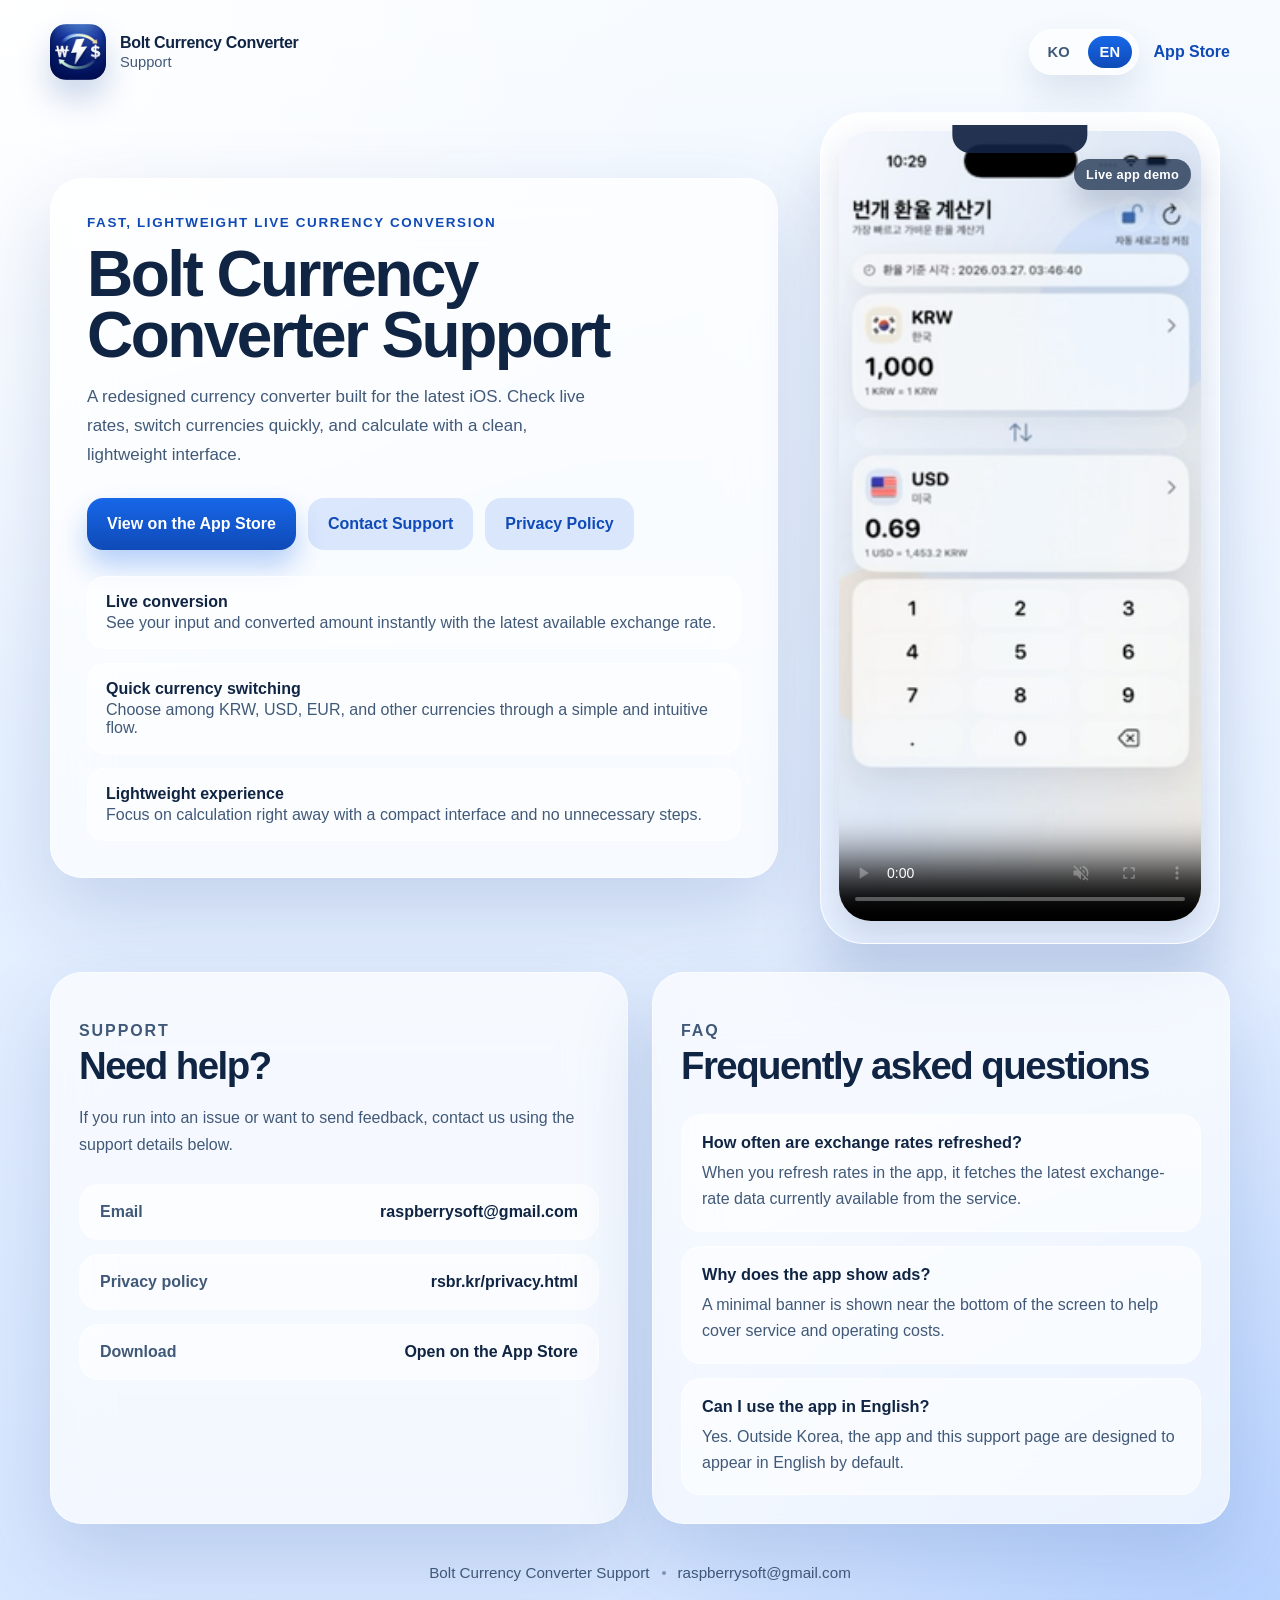
<file: index.html>
<!doctype html>
<html lang="ko">
<head>
  <meta charset="utf-8">
  <meta name="viewport" content="width=device-width, initial-scale=1">
  <meta name="theme-color" content="#1f6fe5">
  <title>Bolt Currency Converter Support</title>
  <meta name="description" content="Bolt Currency Converter support site with app download, support contact, and privacy policy.">
  <link rel="icon" type="image/png" href="assets/app-icon.png">
  <link rel="stylesheet" href="styles.css">
</head>
<body>
  <div class="page-shell">
    <header class="topbar">
      <a class="brand" href="#top" aria-label="Bolt Currency Converter">
        <img src="assets/app-icon.png" alt="" class="brand-icon">
        <span class="brand-copy">
          <strong data-i18n="appName">Bolt Currency Converter</strong>
          <span data-i18n="supportLabel">지원 사이트</span>
        </span>
      </a>

      <div class="topbar-actions">
        <div class="lang-switch" role="group" aria-label="Language switcher">
          <button type="button" class="lang-button is-active" data-lang="ko">KO</button>
          <button type="button" class="lang-button" data-lang="en">EN</button>
        </div>
        <a class="text-link" href="https://apps.apple.com/kr/app/%EB%B2%88%EA%B0%9C-%ED%99%98%EC%9C%A8%EA%B3%84%EC%82%B0/id594428299" target="_blank" rel="noreferrer" data-i18n="topDownload">App Store</a>
      </div>
    </header>

    <main id="top">
      <section class="hero">
        <div class="hero-copy glass-card">
          <p class="eyebrow" data-i18n="eyebrow">빠르고 가벼운 실시간 환율 계산기</p>
          <h1 data-i18n="heroTitle">Bolt Currency Converter 지원 사이트</h1>
          <p class="hero-description" data-i18n="heroDescription">
            최신 iOS에 맞춰 다시 설계된 환율 계산 앱입니다. 실시간 환율 계산, 빠른 통화 전환, 가벼운 사용성을 한 화면에 담았습니다.
          </p>

          <div class="cta-group">
            <a class="primary-button" href="https://apps.apple.com/kr/app/%EB%B2%88%EA%B0%9C-%ED%99%98%EC%9C%A8%EA%B3%84%EC%82%B0/id594428299" target="_blank" rel="noreferrer" data-i18n="ctaDownload">App Store에서 보기</a>
            <a class="secondary-button" href="mailto:raspberrysoft@gmail.com" data-i18n="ctaSupport">지원 문의</a>
            <a class="secondary-button" href="https://rsbr.kr/privacy.html" target="_blank" rel="noreferrer" data-i18n="ctaPrivacy">개인정보처리방침</a>
          </div>

          <ul class="feature-list" aria-label="App highlights">
            <li>
              <strong data-i18n="featureOneTitle">실시간 계산</strong>
              <span data-i18n="featureOneBody">최신 환율 기준으로 입력값과 결과를 바로 확인할 수 있습니다.</span>
            </li>
            <li>
              <strong data-i18n="featureTwoTitle">빠른 통화 전환</strong>
              <span data-i18n="featureTwoBody">원화, 달러, 유로를 포함한 다양한 통화를 직관적으로 선택할 수 있습니다.</span>
            </li>
            <li>
              <strong data-i18n="featureThreeTitle">가벼운 사용성</strong>
              <span data-i18n="featureThreeBody">복잡한 메뉴 없이 곧바로 계산에 집중할 수 있는 간결한 인터페이스를 제공합니다.</span>
            </li>
          </ul>
        </div>

        <div class="hero-preview">
          <div class="phone-frame">
            <div class="preview-badge" data-i18n="previewBadge">실제 앱 시연 영상</div>
            <video
              class="app-demo-video"
              src="assets/app-demo-trimmed.mp4"
              poster="assets/app-demo-poster.png"
              autoplay
              muted
              loop
              playsinline
              controls
              preload="metadata"
            >
              <a href="assets/app-demo-trimmed.mp4" data-i18n="previewFallback">앱 시연 영상을 다운로드해 확인하기</a>
            </video>
          </div>
        </div>
      </section>

      <section class="details-grid">
        <article class="glass-card info-card">
          <p class="section-label" data-i18n="helpLabel">Support</p>
          <h2 data-i18n="helpTitle">도움이 필요하신가요?</h2>
          <p data-i18n="helpDescription">
            앱 사용 중 문의 사항이나 오류 제보가 있다면 아래 연락처로 알려주세요. 가능한 한 빠르게 확인하겠습니다.
          </p>

          <div class="support-list">
            <div class="support-row">
              <span data-i18n="supportEmailLabel">이메일</span>
              <a href="mailto:raspberrysoft@gmail.com">raspberrysoft@gmail.com</a>
            </div>
            <div class="support-row">
              <span data-i18n="supportPrivacyLabel">개인정보처리방침</span>
              <a href="https://rsbr.kr/privacy.html" target="_blank" rel="noreferrer">rsbr.kr/privacy.html</a>
            </div>
            <div class="support-row">
              <span data-i18n="supportStoreLabel">앱 다운로드</span>
              <a href="https://apps.apple.com/kr/app/%EB%B2%88%EA%B0%9C-%ED%99%98%EC%9C%A8%EA%B3%84%EC%82%B0/id594428299" target="_blank" rel="noreferrer" data-i18n="storeLinkLabel">App Store 바로가기</a>
            </div>
          </div>
        </article>

        <article class="glass-card info-card">
          <p class="section-label" data-i18n="faqLabel">FAQ</p>
          <h2 data-i18n="faqTitle">자주 묻는 질문</h2>

          <div class="faq-list">
            <div class="faq-item">
              <h3 data-i18n="faqOneQuestion">환율은 얼마나 자주 갱신되나요?</h3>
              <p data-i18n="faqOneAnswer">앱에서 환율 갱신을 실행하면 현재 제공되는 최신 환율 정보를 다시 불러옵니다.</p>
            </div>
            <div class="faq-item">
              <h3 data-i18n="faqTwoQuestion">광고가 보이는 이유는 무엇인가요?</h3>
              <p data-i18n="faqTwoAnswer">서비스 유지와 운영 비용을 위해 화면 하단에 최소한의 배너 광고가 표시됩니다.</p>
            </div>
            <div class="faq-item">
              <h3 data-i18n="faqThreeQuestion">영어로도 사용할 수 있나요?</h3>
              <p data-i18n="faqThreeAnswer">한국어 외 지역에서는 앱과 지원 페이지가 영어 중심으로 표시되도록 구성되어 있습니다.</p>
            </div>
          </div>
        </article>
      </section>
    </main>

    <footer class="footer">
      <span data-i18n="footerText">Bolt Currency Converter Support</span>
      <span class="footer-dot" aria-hidden="true"></span>
      <a href="mailto:raspberrysoft@gmail.com">raspberrysoft@gmail.com</a>
    </footer>
  </div>

  <script>
    const translations = {
      ko: {
        pageTitle: "Bolt Currency Converter Support",
        appName: "Bolt Currency Converter",
        supportLabel: "지원 사이트",
        topDownload: "App Store",
        eyebrow: "빠르고 가벼운 실시간 환율 계산기",
        heroTitle: "Bolt Currency Converter 지원 사이트",
        heroDescription: "최신 iOS에 맞춰 다시 설계된 환율 계산 앱입니다. 실시간 환율 계산, 빠른 통화 전환, 가벼운 사용성을 한 화면에 담았습니다.",
        ctaDownload: "App Store에서 보기",
        ctaSupport: "지원 문의",
        ctaPrivacy: "개인정보처리방침",
        featureOneTitle: "실시간 계산",
        featureOneBody: "최신 환율 기준으로 입력값과 결과를 바로 확인할 수 있습니다.",
        featureTwoTitle: "빠른 통화 전환",
        featureTwoBody: "원화, 달러, 유로를 포함한 다양한 통화를 직관적으로 선택할 수 있습니다.",
        featureThreeTitle: "가벼운 사용성",
        featureThreeBody: "복잡한 메뉴 없이 곧바로 계산에 집중할 수 있는 간결한 인터페이스를 제공합니다.",
        previewBadge: "실제 앱 시연 영상",
        previewFallback: "앱 시연 영상을 다운로드해 확인하기",
        helpLabel: "Support",
        helpTitle: "도움이 필요하신가요?",
        helpDescription: "앱 사용 중 문의 사항이나 오류 제보가 있다면 아래 연락처로 알려주세요. 가능한 한 빠르게 확인하겠습니다.",
        supportEmailLabel: "이메일",
        supportPrivacyLabel: "개인정보처리방침",
        supportStoreLabel: "앱 다운로드",
        storeLinkLabel: "App Store 바로가기",
        faqLabel: "FAQ",
        faqTitle: "자주 묻는 질문",
        faqOneQuestion: "환율은 얼마나 자주 갱신되나요?",
        faqOneAnswer: "앱에서 환율 갱신을 실행하면 현재 제공되는 최신 환율 정보를 다시 불러옵니다.",
        faqTwoQuestion: "광고가 보이는 이유는 무엇인가요?",
        faqTwoAnswer: "서비스 유지와 운영 비용을 위해 화면 하단에 최소한의 배너 광고가 표시됩니다.",
        faqThreeQuestion: "영어로도 사용할 수 있나요?",
        faqThreeAnswer: "한국어 외 지역에서는 앱과 지원 페이지가 영어 중심으로 표시되도록 구성되어 있습니다.",
        footerText: "Bolt Currency Converter Support"
      },
      en: {
        pageTitle: "Bolt Currency Converter Support",
        appName: "Bolt Currency Converter",
        supportLabel: "Support",
        topDownload: "App Store",
        eyebrow: "Fast, lightweight live currency conversion",
        heroTitle: "Bolt Currency Converter Support",
        heroDescription: "A redesigned currency converter built for the latest iOS. Check live rates, switch currencies quickly, and calculate with a clean, lightweight interface.",
        ctaDownload: "View on the App Store",
        ctaSupport: "Contact Support",
        ctaPrivacy: "Privacy Policy",
        featureOneTitle: "Live conversion",
        featureOneBody: "See your input and converted amount instantly with the latest available exchange rate.",
        featureTwoTitle: "Quick currency switching",
        featureTwoBody: "Choose among KRW, USD, EUR, and other currencies through a simple and intuitive flow.",
        featureThreeTitle: "Lightweight experience",
        featureThreeBody: "Focus on calculation right away with a compact interface and no unnecessary steps.",
        previewBadge: "Live app demo",
        previewFallback: "Download the app demo video",
        helpLabel: "Support",
        helpTitle: "Need help?",
        helpDescription: "If you run into an issue or want to send feedback, contact us using the support details below.",
        supportEmailLabel: "Email",
        supportPrivacyLabel: "Privacy policy",
        supportStoreLabel: "Download",
        storeLinkLabel: "Open on the App Store",
        faqLabel: "FAQ",
        faqTitle: "Frequently asked questions",
        faqOneQuestion: "How often are exchange rates refreshed?",
        faqOneAnswer: "When you refresh rates in the app, it fetches the latest exchange-rate data currently available from the service.",
        faqTwoQuestion: "Why does the app show ads?",
        faqTwoAnswer: "A minimal banner is shown near the bottom of the screen to help cover service and operating costs.",
        faqThreeQuestion: "Can I use the app in English?",
        faqThreeAnswer: "Yes. Outside Korea, the app and this support page are designed to appear in English by default.",
        footerText: "Bolt Currency Converter Support"
      }
    };

    const setLanguage = (lang) => {
      const locale = translations[lang] ? lang : "en";
      document.documentElement.lang = locale;
      document.title = translations[locale].pageTitle;

      document.querySelectorAll("[data-i18n]").forEach((node) => {
        const key = node.dataset.i18n;
        if (translations[locale][key]) {
          node.textContent = translations[locale][key];
        }
      });

      document.querySelectorAll(".lang-button").forEach((button) => {
        button.classList.toggle("is-active", button.dataset.lang === locale);
      });
    };

    const preferredLanguage = (navigator.language || "").toLowerCase().startsWith("ko") ? "ko" : "en";
    setLanguage(preferredLanguage);

    document.querySelectorAll(".lang-button").forEach((button) => {
      button.addEventListener("click", () => setLanguage(button.dataset.lang));
    });
  </script>
</body>
</html>
</file>
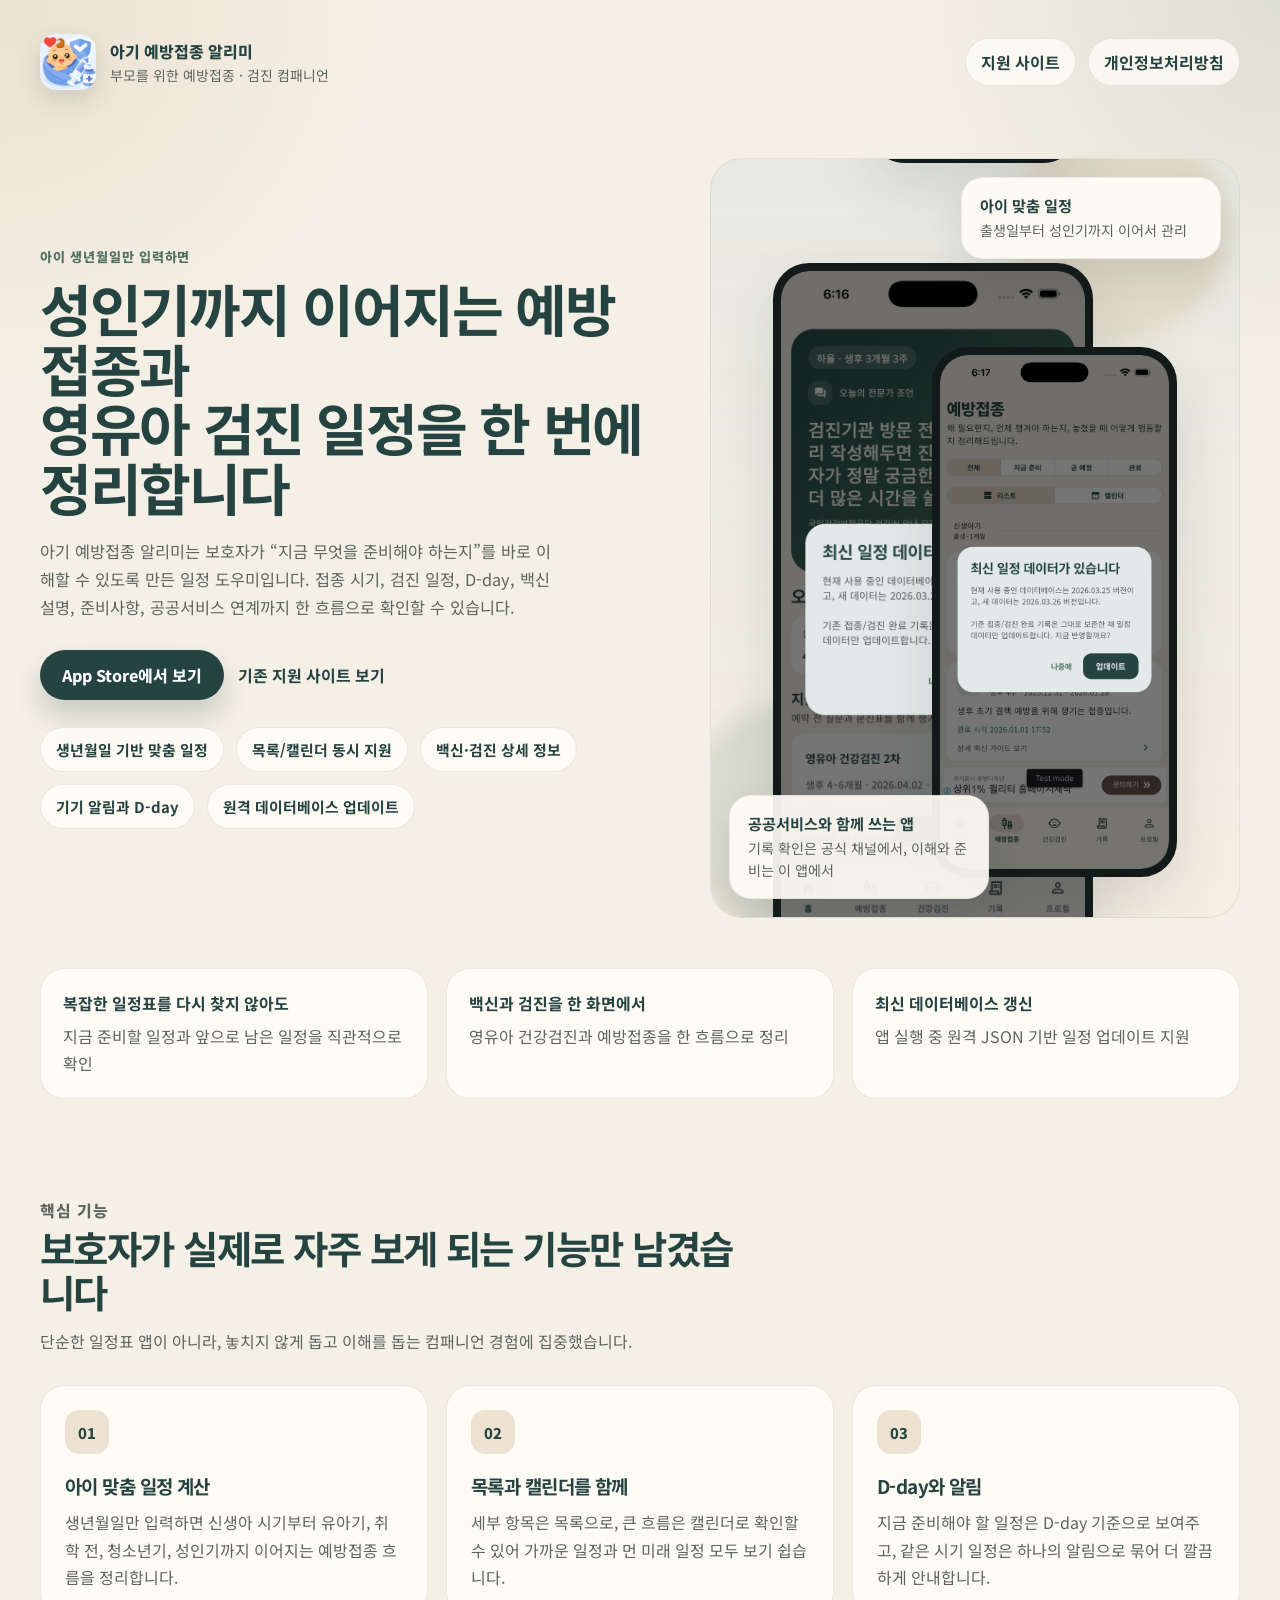
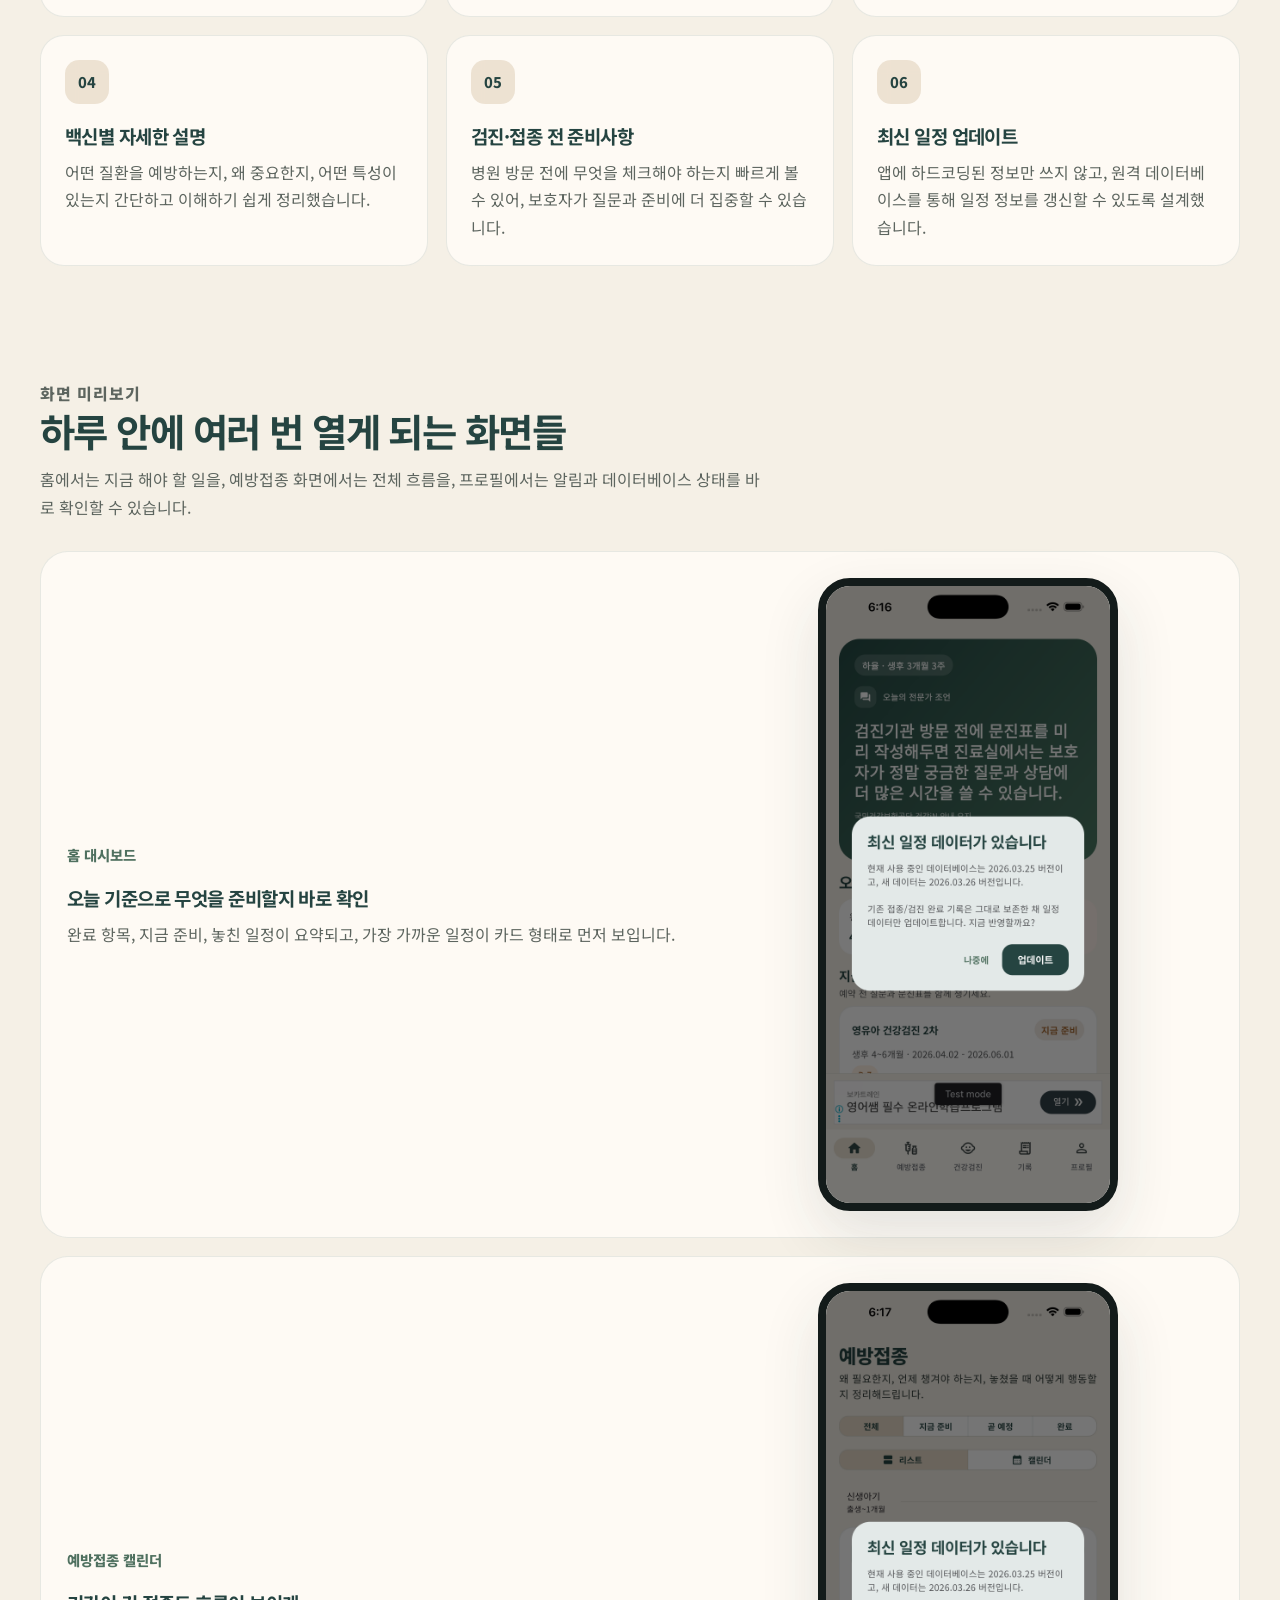
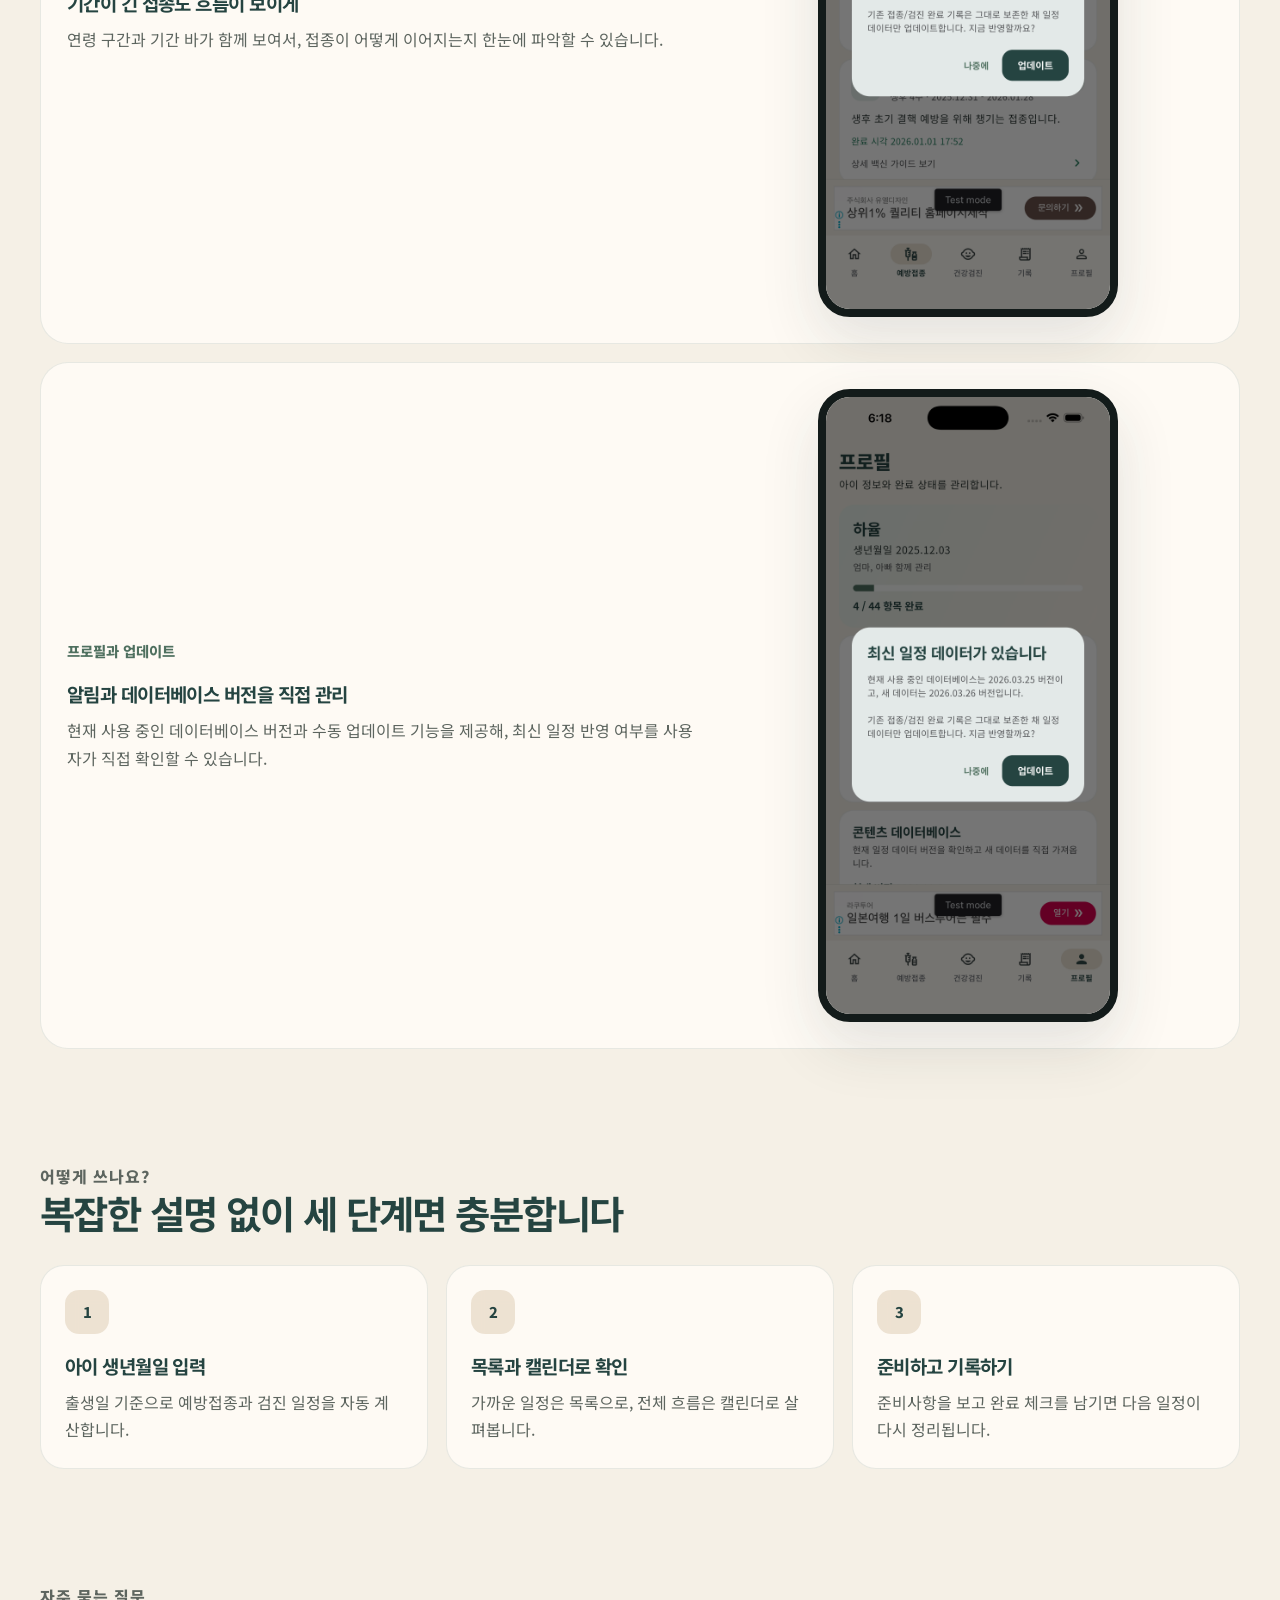
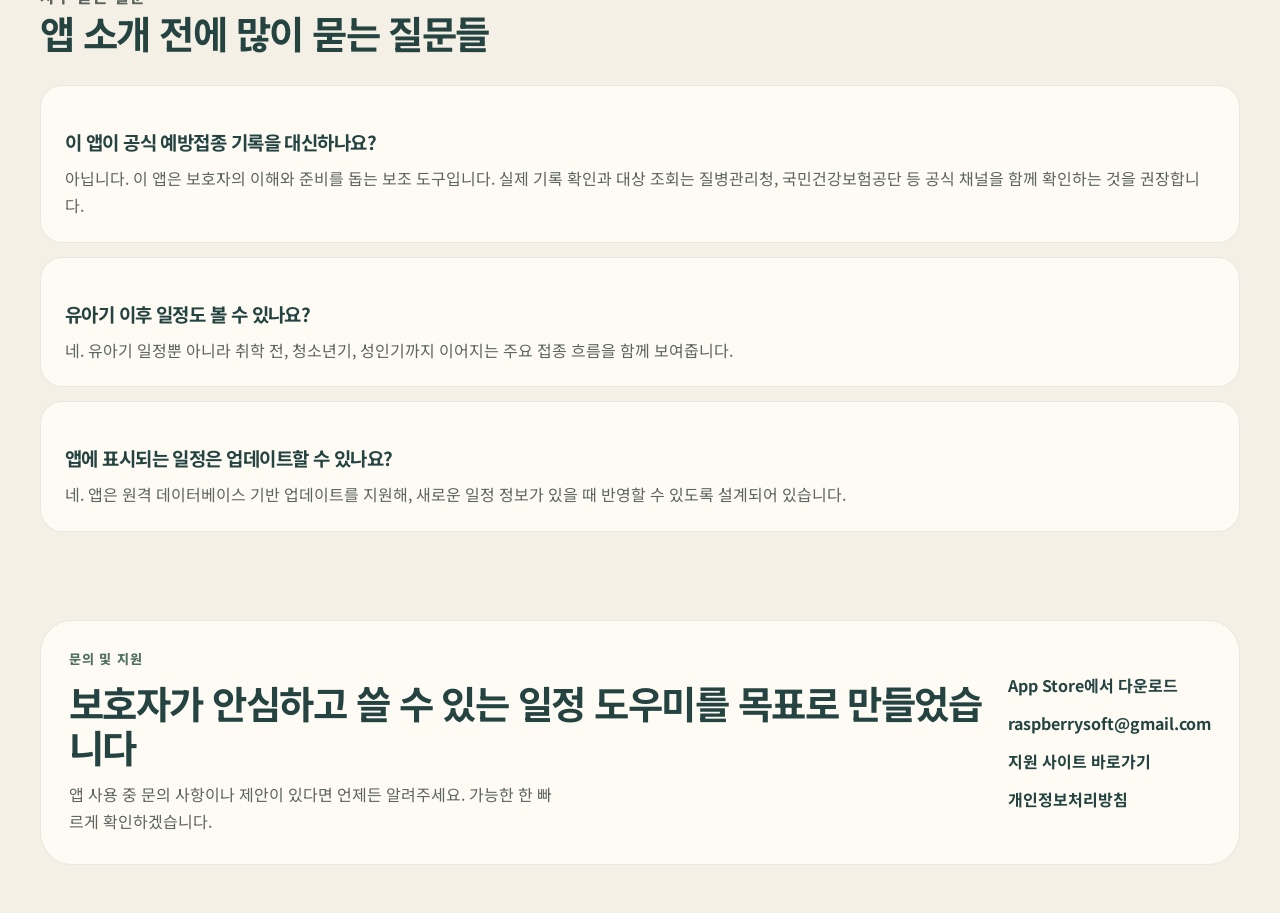
<file: y/index.html>
<!DOCTYPE html>
<html lang="ko">
  <head>
    <meta charset="utf-8" />
    <meta name="viewport" content="width=device-width, initial-scale=1" />
    <title>아기 예방접종 알리미</title>
    <meta
      name="description"
      content="아이 생년월일만 입력하면 예방접종과 영유아 검진 일정을 한 번에 정리하고, 백신 정보와 준비사항까지 함께 알려주는 보호자용 일정 앱입니다."
    />
    <meta property="og:title" content="아기 예방접종 알리미" />
    <meta
      property="og:description"
      content="예방접종 일정, 영유아 검진, D-day, 백신 상세 정보와 준비사항까지 한 번에 정리해주는 보호자용 앱"
    />
    <meta property="og:type" content="website" />
    <meta property="og:url" content="https://rsbr.kr/y/" />
    <meta property="og:image" content="./assets/app-icon.png" />
    <meta name="theme-color" content="#254441" />
    <link rel="canonical" href="https://rsbr.kr/y/" />
    <link rel="icon" type="image/png" href="./assets/app-icon.png" />
    <link rel="preconnect" href="https://fonts.googleapis.com" />
    <link rel="preconnect" href="https://fonts.gstatic.com" crossorigin />
    <link
      href="https://fonts.googleapis.com/css2?family=Noto+Sans+KR:wght@400;500;700;800&display=swap"
      rel="stylesheet"
    />
    <link rel="stylesheet" href="./styles.css" />
  </head>
  <body>
    <div class="page-shell">
      <header class="site-header">
        <a class="brand" href="#top" aria-label="아기 예방접종 알리미 홈">
          <img src="./assets/app-icon.png" alt="" class="brand-icon" />
          <span class="brand-copy">
            <strong>아기 예방접종 알리미</strong>
            <small>부모를 위한 예방접종 · 검진 컴패니언</small>
          </span>
        </a>

        <nav class="header-links" aria-label="바로가기">
          <a href="https://rsbr.kr/" target="_blank" rel="noreferrer"
            >지원 사이트</a
          >
          <a
            href="https://rsbr.kr/privacy.html"
            target="_blank"
            rel="noreferrer"
            >개인정보처리방침</a
          >
        </nav>
      </header>

      <main id="top">
        <section class="hero">
          <div class="hero-copy">
            <p class="eyebrow">아이 생년월일만 입력하면</p>
            <h1>
              성인기까지 이어지는 예방접종과
              <br />
              영유아 검진 일정을 한 번에 정리합니다
            </h1>
            <p class="hero-description">
              아기 예방접종 알리미는 보호자가 “지금 무엇을 준비해야
              하는지”를 바로 이해할 수 있도록 만든 일정 도우미입니다.
              접종 시기, 검진 일정, D-day, 백신 설명, 준비사항, 공공서비스
              연계까지 한 흐름으로 확인할 수 있습니다.
            </p>

            <div class="hero-actions">
              <a
                class="store-pill store-pill-primary"
                href="https://apps.apple.com/kr/app/%EC%95%84%EA%B8%B0-%EC%98%88%EB%B0%A9%EC%A0%91%EC%A2%85-%EC%95%8C%EB%A6%AC%EB%AF%B8/id6761102015"
                target="_blank"
                rel="noreferrer"
                >App Store에서 보기</a
              >
              <a
                class="secondary-link"
                href="https://rsbr.kr/"
                target="_blank"
                rel="noreferrer"
                >기존 지원 사이트 보기</a
              >
            </div>

            <ul class="hero-chips" aria-label="핵심 포인트">
              <li>생년월일 기반 맞춤 일정</li>
              <li>목록/캘린더 동시 지원</li>
              <li>백신·검진 상세 정보</li>
              <li>기기 알림과 D-day</li>
              <li>원격 데이터베이스 업데이트</li>
            </ul>
          </div>

          <div class="hero-visual" aria-label="앱 화면 미리보기">
            <div class="hero-badge hero-badge-top">
              <strong>아이 맞춤 일정</strong>
              <span>출생일부터 성인기까지 이어서 관리</span>
            </div>

            <div class="phone-stack">
              <figure class="phone-frame phone-primary">
                <img
                  src="./assets/home.png"
                  alt="아기 예방접종 알리미 홈 화면"
                />
              </figure>

              <figure class="phone-frame phone-secondary">
                <img
                  src="./assets/vaccines.png"
                  alt="예방접종 캘린더 화면"
                />
              </figure>

              <figure class="phone-frame phone-tertiary">
                <img
                  src="./assets/profile.png"
                  alt="프로필과 데이터베이스 정보 화면"
                />
              </figure>
            </div>

            <div class="hero-badge hero-badge-bottom">
              <strong>공공서비스와 함께 쓰는 앱</strong>
              <span>기록 확인은 공식 채널에서, 이해와 준비는 이 앱에서</span>
            </div>
          </div>
        </section>

        <section class="trust-strip">
          <article>
            <strong>복잡한 일정표를 다시 찾지 않아도</strong>
            <p>지금 준비할 일정과 앞으로 남은 일정을 직관적으로 확인</p>
          </article>
          <article>
            <strong>백신과 검진을 한 화면에서</strong>
            <p>영유아 건강검진과 예방접종을 한 흐름으로 정리</p>
          </article>
          <article>
            <strong>최신 데이터베이스 갱신</strong>
            <p>앱 실행 중 원격 JSON 기반 일정 업데이트 지원</p>
          </article>
        </section>

        <section class="feature-section" id="features">
          <div class="section-heading">
            <p class="eyebrow">핵심 기능</p>
            <h2>보호자가 실제로 자주 보게 되는 기능만 남겼습니다</h2>
            <p>
              단순한 일정표 앱이 아니라, 놓치지 않게 돕고 이해를 돕는
              컴패니언 경험에 집중했습니다.
            </p>
          </div>

          <div class="feature-grid">
            <article class="feature-card">
              <span class="feature-index">01</span>
              <h3>아이 맞춤 일정 계산</h3>
              <p>
                생년월일만 입력하면 신생아 시기부터 유아기, 취학 전,
                청소년기, 성인기까지 이어지는 예방접종 흐름을 정리합니다.
              </p>
            </article>

            <article class="feature-card">
              <span class="feature-index">02</span>
              <h3>목록과 캘린더를 함께</h3>
              <p>
                세부 항목은 목록으로, 큰 흐름은 캘린더로 확인할 수 있어
                가까운 일정과 먼 미래 일정 모두 보기 쉽습니다.
              </p>
            </article>

            <article class="feature-card">
              <span class="feature-index">03</span>
              <h3>D-day와 알림</h3>
              <p>
                지금 준비해야 할 일정은 D-day 기준으로 보여주고, 같은 시기
                일정은 하나의 알림으로 묶어 더 깔끔하게 안내합니다.
              </p>
            </article>

            <article class="feature-card">
              <span class="feature-index">04</span>
              <h3>백신별 자세한 설명</h3>
              <p>
                어떤 질환을 예방하는지, 왜 중요한지, 어떤 특성이 있는지
                간단하고 이해하기 쉽게 정리했습니다.
              </p>
            </article>

            <article class="feature-card">
              <span class="feature-index">05</span>
              <h3>검진·접종 전 준비사항</h3>
              <p>
                병원 방문 전에 무엇을 체크해야 하는지 빠르게 볼 수 있어,
                보호자가 질문과 준비에 더 집중할 수 있습니다.
              </p>
            </article>

            <article class="feature-card">
              <span class="feature-index">06</span>
              <h3>최신 일정 업데이트</h3>
              <p>
                앱에 하드코딩된 정보만 쓰지 않고, 원격 데이터베이스를 통해
                일정 정보를 갱신할 수 있도록 설계했습니다.
              </p>
            </article>
          </div>
        </section>

        <section class="showcase-section" id="screens">
          <div class="section-heading">
            <p class="eyebrow">화면 미리보기</p>
            <h2>하루 안에 여러 번 열게 되는 화면들</h2>
            <p>
              홈에서는 지금 해야 할 일을, 예방접종 화면에서는 전체 흐름을,
              프로필에서는 알림과 데이터베이스 상태를 바로 확인할 수 있습니다.
            </p>
          </div>

          <div class="showcase-grid">
            <article class="showcase-card">
              <div class="showcase-copy">
                <span>홈 대시보드</span>
                <h3>오늘 기준으로 무엇을 준비할지 바로 확인</h3>
                <p>
                  완료 항목, 지금 준비, 놓친 일정이 요약되고, 가장 가까운
                  일정이 카드 형태로 먼저 보입니다.
                </p>
              </div>
              <figure class="showcase-frame">
                <img src="./assets/home.png" alt="홈 대시보드 화면" />
              </figure>
            </article>

            <article class="showcase-card">
              <div class="showcase-copy">
                <span>예방접종 캘린더</span>
                <h3>기간이 긴 접종도 흐름이 보이게</h3>
                <p>
                  연령 구간과 기간 바가 함께 보여서, 접종이 어떻게 이어지는지
                  한눈에 파악할 수 있습니다.
                </p>
              </div>
              <figure class="showcase-frame">
                <img src="./assets/vaccines.png" alt="예방접종 캘린더 화면" />
              </figure>
            </article>

            <article class="showcase-card">
              <div class="showcase-copy">
                <span>프로필과 업데이트</span>
                <h3>알림과 데이터베이스 버전을 직접 관리</h3>
                <p>
                  현재 사용 중인 데이터베이스 버전과 수동 업데이트 기능을
                  제공해, 최신 일정 반영 여부를 사용자가 직접 확인할 수
                  있습니다.
                </p>
              </div>
              <figure class="showcase-frame">
                <img src="./assets/profile.png" alt="프로필 화면" />
              </figure>
            </article>
          </div>
        </section>

        <section class="steps-section">
          <div class="section-heading">
            <p class="eyebrow">어떻게 쓰나요?</p>
            <h2>복잡한 설명 없이 세 단계면 충분합니다</h2>
          </div>

          <div class="steps-grid">
            <article class="step-card">
              <span>1</span>
              <h3>아이 생년월일 입력</h3>
              <p>출생일 기준으로 예방접종과 검진 일정을 자동 계산합니다.</p>
            </article>

            <article class="step-card">
              <span>2</span>
              <h3>목록과 캘린더로 확인</h3>
              <p>가까운 일정은 목록으로, 전체 흐름은 캘린더로 살펴봅니다.</p>
            </article>

            <article class="step-card">
              <span>3</span>
              <h3>준비하고 기록하기</h3>
              <p>
                준비사항을 보고 완료 체크를 남기면 다음 일정이 다시 정리됩니다.
              </p>
            </article>
          </div>
        </section>

        <section class="faq-section">
          <div class="section-heading">
            <p class="eyebrow">자주 묻는 질문</p>
            <h2>앱 소개 전에 많이 묻는 질문들</h2>
          </div>

          <div class="faq-list">
            <article>
              <h3>이 앱이 공식 예방접종 기록을 대신하나요?</h3>
              <p>
                아닙니다. 이 앱은 보호자의 이해와 준비를 돕는 보조 도구입니다.
                실제 기록 확인과 대상 조회는 질병관리청, 국민건강보험공단 등
                공식 채널을 함께 확인하는 것을 권장합니다.
              </p>
            </article>

            <article>
              <h3>유아기 이후 일정도 볼 수 있나요?</h3>
              <p>
                네. 유아기 일정뿐 아니라 취학 전, 청소년기, 성인기까지 이어지는
                주요 접종 흐름을 함께 보여줍니다.
              </p>
            </article>

            <article>
              <h3>앱에 표시되는 일정은 업데이트할 수 있나요?</h3>
              <p>
                네. 앱은 원격 데이터베이스 기반 업데이트를 지원해, 새로운 일정
                정보가 있을 때 반영할 수 있도록 설계되어 있습니다.
              </p>
            </article>
          </div>
        </section>
      </main>

      <footer class="site-footer">
        <div>
          <p class="eyebrow">문의 및 지원</p>
          <h2>보호자가 안심하고 쓸 수 있는 일정 도우미를 목표로 만들었습니다</h2>
          <p class="footer-copy">
            앱 사용 중 문의 사항이나 제안이 있다면 언제든 알려주세요. 가능한 한
            빠르게 확인하겠습니다.
          </p>
        </div>

        <div class="footer-actions">
          <a
            href="https://apps.apple.com/kr/app/%EC%95%84%EA%B8%B0-%EC%98%88%EB%B0%A9%EC%A0%91%EC%A2%85-%EC%95%8C%EB%A6%AC%EB%AF%B8/id6761102015"
            target="_blank"
            rel="noreferrer"
            >App Store에서 다운로드</a
          >
          <a href="mailto:raspberrysoft@gmail.com">raspberrysoft@gmail.com</a>
          <a href="https://rsbr.kr/" target="_blank" rel="noreferrer"
            >지원 사이트 바로가기</a
          >
          <a
            href="https://rsbr.kr/privacy.html"
            target="_blank"
            rel="noreferrer"
            >개인정보처리방침</a
          >
        </div>
      </footer>
    </div>
  </body>
</html>
</file>
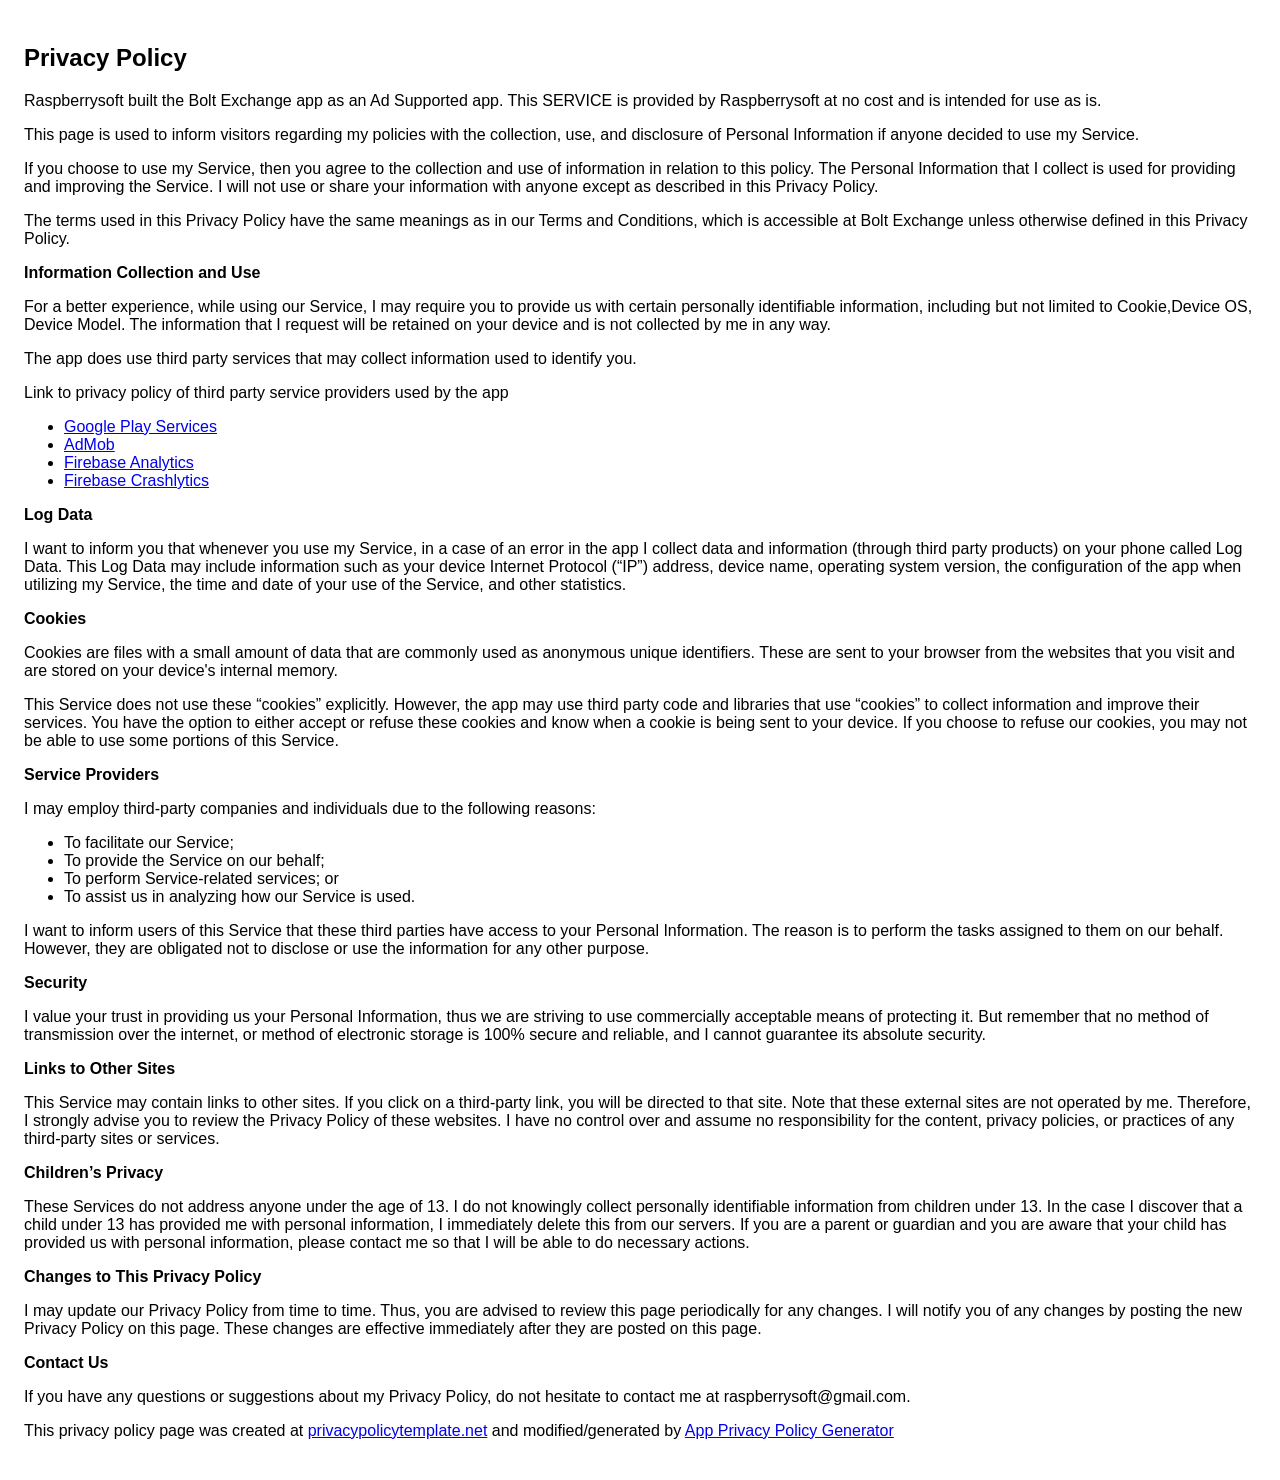
<file: privacy.html>
<!DOCTYPE html>

    <html>
    <head>
      <meta charset='utf-8'>
      <meta name='viewport' content='width=device-width'>
      <title>Privacy Policy</title>
      <style> body { font-family: 'Helvetica Neue', Helvetica, Arial, sans-serif; padding:1em; } </style>
    </head>
    <body>
    <h2>Privacy Policy</h2> <p>
                    Raspberrysoft built the Bolt Exchange app as
                    an Ad Supported app. This SERVICE is provided by
                    Raspberrysoft at no cost and is intended for
                    use as is.
                  </p> <p>
                    This page is used to inform visitors regarding
                    my policies with the collection, use, and
                    disclosure of Personal Information if anyone decided to use
                    my Service.
                  </p> <p>
                    If you choose to use my Service, then you agree
                    to the collection and use of information in relation to this
                    policy. The Personal Information that I collect is
                    used for providing and improving the Service.
                    I will not use or share your
                    information with anyone except as described in this Privacy
                    Policy.
                  </p> <p>
                    The terms used in this Privacy Policy have the same meanings
                    as in our Terms and Conditions, which is accessible at
                    Bolt Exchange unless otherwise defined in this Privacy
                    Policy.
                  </p> <p><strong>Information Collection and Use</strong></p> <p>
                    For a better experience, while using our Service,
                    I may require you to provide us with certain
                    personally identifiable information, including but not limited to Cookie,Device OS, Device Model. The
                    information that I request will be
                    retained on your device and is not collected by me in any way.
                  </p> <p>
                    The app does use third party services that may collect
                    information used to identify you.
                  </p> <div><p>
                      Link to privacy policy of third party service providers
                      used by the app
                    </p> <ul><li><a href="https://www.google.com/policies/privacy/" target="_blank">Google Play Services</a></li><li><a href="https://support.google.com/admob/answer/6128543?hl=en" target="_blank">AdMob</a></li><li><a href="https://firebase.google.com/policies/analytics" target="_blank">Firebase Analytics</a></li><li><a href="https://firebase.google.com/terms/crashlytics" target="_blank">Firebase Crashlytics</a></li><!----><!----><!----><!----><!----><!----><!----><!----><!----><!----></ul></div> <p><strong>Log Data</strong></p> <p>
                    I want to inform you that whenever
                    you use my Service, in a case of an error in the
                    app I collect data and information (through third
                    party products) on your phone called Log Data. This Log Data
                    may include information such as your device Internet
                    Protocol (“IP”) address, device name, operating system
                    version, the configuration of the app when utilizing
                    my Service, the time and date of your use of the
                    Service, and other statistics.
                  </p> <p><strong>Cookies</strong></p> <p>
                    Cookies are files with a small amount of data that are
                    commonly used as anonymous unique identifiers. These are
                    sent to your browser from the websites that you visit and
                    are stored on your device's internal memory.
                  </p> <p>
                    This Service does not use these “cookies” explicitly.
                    However, the app may use third party code and libraries that
                    use “cookies” to collect information and improve their
                    services. You have the option to either accept or refuse
                    these cookies and know when a cookie is being sent to your
                    device. If you choose to refuse our cookies, you may not be
                    able to use some portions of this Service.
                  </p> <p><strong>Service Providers</strong></p> <p>
                    I may employ third-party companies
                    and individuals due to the following reasons:
                  </p> <ul><li>To facilitate our Service;</li> <li>To provide the Service on our behalf;</li> <li>To perform Service-related services; or</li> <li>To assist us in analyzing how our Service is used.</li></ul> <p>
                    I want to inform users of this
                    Service that these third parties have access to your
                    Personal Information. The reason is to perform the tasks
                    assigned to them on our behalf. However, they are obligated
                    not to disclose or use the information for any other
                    purpose.
                  </p> <p><strong>Security</strong></p> <p>
                    I value your trust in providing us
                    your Personal Information, thus we are striving to use
                    commercially acceptable means of protecting it. But remember
                    that no method of transmission over the internet, or method
                    of electronic storage is 100% secure and reliable, and
                    I cannot guarantee its absolute security.
                  </p> <p><strong>Links to Other Sites</strong></p> <p>
                    This Service may contain links to other sites. If you click
                    on a third-party link, you will be directed to that site.
                    Note that these external sites are not operated by
                    me. Therefore, I strongly advise you to
                    review the Privacy Policy of these websites.
                    I have no control over and assume no
                    responsibility for the content, privacy policies, or
                    practices of any third-party sites or services.
                  </p> <p><strong>Children’s Privacy</strong></p> <p>
                    These Services do not address anyone under the age of 13.
                    I do not knowingly collect personally
                    identifiable information from children under 13. In the case
                    I discover that a child under 13 has provided
                    me with personal information,
                    I immediately delete this from our servers. If you
                    are a parent or guardian and you are aware that your child
                    has provided us with personal information, please contact
                    me so that I will be able to do
                    necessary actions.
                  </p> <p><strong>Changes to This Privacy Policy</strong></p> <p>
                    I may update our Privacy Policy from
                    time to time. Thus, you are advised to review this page
                    periodically for any changes. I will
                    notify you of any changes by posting the new Privacy Policy
                    on this page. These changes are effective immediately after
                    they are posted on this page.
                  </p> <p><strong>Contact Us</strong></p> <p>
                    If you have any questions or suggestions about
                    my Privacy Policy, do not hesitate to contact
                    me at raspberrysoft@gmail.com.
                  </p> <p>
                    This privacy policy page was created at
                    <a href="https://privacypolicytemplate.net" target="_blank">privacypolicytemplate.net</a>
                    and modified/generated by
                    <a href="https://app-privacy-policy-generator.firebaseapp.com/" target="_blank">App Privacy Policy Generator</a></p>
    </body>
    </html>
</file>
<file: styles.css>
:root {
  color-scheme: light;
  --bg-top: #f7fbff;
  --bg-bottom: #d6e6ff;
  --ink-strong: #102443;
  --ink-body: #415978;
  --line-soft: rgba(124, 157, 211, 0.26);
  --glass-bg: rgba(255, 255, 255, 0.68);
  --glass-border: rgba(255, 255, 255, 0.58);
  --primary: #1767e8;
  --primary-deep: #0f4ab7;
  --primary-soft: rgba(23, 103, 232, 0.14);
  --shadow-lg: 0 32px 80px rgba(37, 78, 150, 0.18);
  --shadow-md: 0 18px 36px rgba(49, 83, 137, 0.14);
  --radius-xl: 32px;
  --radius-lg: 24px;
  --radius-md: 18px;
  --content-width: 1180px;
}

* {
  box-sizing: border-box;
}

html {
  scroll-behavior: smooth;
}

body {
  margin: 0;
  min-height: 100vh;
  font-family: "Avenir Next", "SF Pro Display", "Apple SD Gothic Neo", "Helvetica Neue", sans-serif;
  color: var(--ink-strong);
  background:
    radial-gradient(circle at top left, rgba(255, 255, 255, 0.96), transparent 34%),
    radial-gradient(circle at bottom right, rgba(131, 177, 255, 0.38), transparent 32%),
    linear-gradient(180deg, var(--bg-top), var(--bg-bottom));
}

body::before {
  content: "";
  position: fixed;
  inset: 0;
  pointer-events: none;
  background-image:
    linear-gradient(rgba(255, 255, 255, 0.28) 1px, transparent 1px),
    linear-gradient(90deg, rgba(255, 255, 255, 0.18) 1px, transparent 1px);
  background-size: 120px 120px;
  mask-image: linear-gradient(180deg, rgba(0, 0, 0, 0.85), transparent);
  opacity: 0.45;
}

a {
  color: inherit;
  text-decoration: none;
}

img {
  display: block;
  max-width: 100%;
}

.page-shell {
  width: min(calc(100% - 32px), var(--content-width));
  margin: 0 auto;
  padding: 24px 0 44px;
  position: relative;
  z-index: 1;
}

.topbar {
  display: flex;
  align-items: center;
  justify-content: space-between;
  gap: 20px;
  margin-bottom: 32px;
}

.brand {
  display: inline-flex;
  align-items: center;
  gap: 14px;
}

.brand-icon {
  width: 56px;
  height: 56px;
  border-radius: 16px;
  box-shadow: 0 18px 32px rgba(18, 73, 160, 0.22);
}

.brand-copy {
  display: flex;
  flex-direction: column;
  gap: 2px;
}

.brand-copy strong {
  font-size: 1rem;
  font-weight: 700;
  letter-spacing: -0.02em;
}

.brand-copy span:last-child {
  color: var(--ink-body);
  font-size: 0.92rem;
}

.topbar-actions {
  display: flex;
  align-items: center;
  gap: 14px;
}

.lang-switch {
  display: inline-flex;
  gap: 6px;
  padding: 6px;
  border-radius: 999px;
  background: rgba(255, 255, 255, 0.54);
  border: 1px solid rgba(255, 255, 255, 0.62);
  box-shadow: var(--shadow-md);
  backdrop-filter: blur(20px);
}

.lang-button {
  border: 0;
  background: transparent;
  color: var(--ink-body);
  padding: 8px 12px;
  border-radius: 999px;
  cursor: pointer;
  font: inherit;
  font-size: 0.92rem;
  font-weight: 600;
}

.lang-button.is-active {
  color: white;
  background: linear-gradient(180deg, var(--primary), var(--primary-deep));
}

.text-link {
  font-weight: 600;
  color: var(--primary-deep);
}

.hero {
  display: grid;
  grid-template-columns: minmax(0, 1.05fr) minmax(320px, 420px);
  gap: 32px;
  align-items: center;
}

.glass-card {
  background: var(--glass-bg);
  border: 1px solid var(--glass-border);
  border-radius: var(--radius-xl);
  box-shadow: var(--shadow-lg);
  backdrop-filter: blur(28px);
}

.hero-copy {
  padding: 36px;
}

.eyebrow,
.section-label {
  margin: 0 0 14px;
  color: var(--primary-deep);
  font-size: 0.84rem;
  font-weight: 700;
  letter-spacing: 0.12em;
  text-transform: uppercase;
}

.hero-copy h1,
.info-card h2 {
  margin: 0;
  letter-spacing: -0.04em;
}

.hero-copy h1 {
  font-size: clamp(2.3rem, 5vw, 4.4rem);
  line-height: 0.95;
}

.hero-description,
.info-card p,
.faq-item p,
.feature-list span,
.support-row span {
  color: var(--ink-body);
}

.hero-description {
  margin: 18px 0 0;
  max-width: 54ch;
  font-size: 1.06rem;
  line-height: 1.7;
}

.cta-group {
  display: flex;
  flex-wrap: wrap;
  gap: 12px;
  margin-top: 28px;
}

.primary-button,
.secondary-button {
  display: inline-flex;
  align-items: center;
  justify-content: center;
  min-height: 52px;
  padding: 0 20px;
  border-radius: 16px;
  font-weight: 700;
  transition: transform 160ms ease, box-shadow 160ms ease, background 160ms ease;
}

.primary-button {
  color: white;
  background: linear-gradient(180deg, var(--primary), var(--primary-deep));
  box-shadow: 0 16px 28px rgba(23, 103, 232, 0.3);
}

.secondary-button {
  color: var(--primary-deep);
  background: var(--primary-soft);
}

.primary-button:hover,
.secondary-button:hover,
.text-link:hover {
  transform: translateY(-1px);
}

.feature-list {
  list-style: none;
  margin: 26px 0 0;
  padding: 0;
  display: grid;
  gap: 14px;
}

.feature-list li {
  display: grid;
  gap: 3px;
  padding: 16px 18px;
  border-radius: var(--radius-md);
  background: rgba(255, 255, 255, 0.54);
  border: 1px solid rgba(255, 255, 255, 0.54);
}

.feature-list strong {
  font-size: 1rem;
}

.hero-preview {
  display: flex;
  justify-content: center;
}

.phone-frame {
  position: relative;
  width: min(100%, 400px);
  padding: 18px;
  border-radius: 44px;
  background: linear-gradient(180deg, rgba(255, 255, 255, 0.84), rgba(231, 240, 255, 0.74));
  border: 1px solid rgba(255, 255, 255, 0.75);
  box-shadow: 0 40px 60px rgba(35, 71, 140, 0.2);
  overflow: hidden;
}

.phone-frame::before {
  content: "";
  position: absolute;
  top: 12px;
  left: 50%;
  width: 34%;
  height: 28px;
  transform: translateX(-50%);
  border-radius: 0 0 18px 18px;
  background: rgba(18, 34, 67, 0.92);
}

.phone-frame img,
.phone-frame video {
  width: 100%;
  border-radius: 32px;
  box-shadow: 0 14px 32px rgba(22, 49, 99, 0.14);
}

.app-demo-video {
  background: linear-gradient(180deg, rgba(245, 248, 255, 0.95), rgba(226, 234, 247, 0.95));
}

.preview-badge {
  position: absolute;
  top: 46px;
  right: 28px;
  z-index: 1;
  padding: 8px 12px;
  border-radius: 999px;
  background: rgba(16, 36, 67, 0.72);
  color: white;
  font-size: 0.8rem;
  font-weight: 700;
  letter-spacing: 0.02em;
  box-shadow: 0 14px 28px rgba(16, 36, 67, 0.2);
}

.details-grid {
  display: grid;
  grid-template-columns: repeat(2, minmax(0, 1fr));
  gap: 24px;
  margin-top: 28px;
}

.info-card {
  padding: 28px;
}

.info-card h2 {
  font-size: clamp(1.8rem, 3vw, 2.5rem);
}

.info-card > p {
  margin: 16px 0 0;
  font-size: 1rem;
  line-height: 1.7;
}

.support-list,
.faq-list {
  display: grid;
  gap: 14px;
  margin-top: 26px;
}

.support-row,
.faq-item {
  padding: 18px 20px;
  border-radius: 20px;
  background: rgba(255, 255, 255, 0.58);
  border: 1px solid rgba(255, 255, 255, 0.5);
}

.support-row {
  display: flex;
  align-items: center;
  justify-content: space-between;
  gap: 18px;
}

.support-row span {
  font-weight: 600;
}

.support-row a,
.faq-item h3 {
  color: var(--ink-strong);
  font-weight: 700;
}

.faq-item h3 {
  margin: 0;
  font-size: 1.02rem;
}

.faq-item p {
  margin: 8px 0 0;
  line-height: 1.65;
}

.footer {
  margin-top: 26px;
  padding: 14px 0 0;
  color: var(--ink-body);
  display: flex;
  align-items: center;
  justify-content: center;
  gap: 12px;
  font-size: 0.95rem;
}

.footer-dot {
  width: 4px;
  height: 4px;
  border-radius: 50%;
  background: rgba(65, 89, 120, 0.55);
}

@media (max-width: 980px) {
  .hero,
  .details-grid {
    grid-template-columns: 1fr;
  }

  .phone-frame {
    width: min(100%, 360px);
  }
}

@media (max-width: 720px) {
  .page-shell {
    width: min(calc(100% - 24px), var(--content-width));
    padding-top: 18px;
  }

  .topbar,
  .topbar-actions,
  .support-row,
  .footer {
    flex-direction: column;
  }

  .topbar,
  .topbar-actions {
    align-items: flex-start;
  }

  .hero-copy,
  .info-card {
    padding: 24px;
  }

  .hero-copy h1 {
    font-size: clamp(2rem, 12vw, 3.2rem);
  }

  .support-row {
    align-items: flex-start;
  }

  .footer {
    align-items: flex-start;
    gap: 8px;
  }

  .footer-dot {
    display: none;
  }
}
</file>
<file: y/styles.css>
:root {
  --base: #f5f0e6;
  --surface: #fffcf7;
  --soft-surface: #f7f1e7;
  --line: rgba(37, 68, 65, 0.1);
  --forest: #254441;
  --ink: #24302e;
  --moss: #4f705f;
  --sand: #d7c2a5;
  --clay: #b65f44;
  --muted: #5d655f;
  --shadow: 0 24px 60px rgba(36, 48, 46, 0.12);
  --radius-xl: 32px;
  --radius-lg: 24px;
  --radius-md: 18px;
}

* {
  box-sizing: border-box;
}

html {
  scroll-behavior: smooth;
}

body {
  margin: 0;
  font-family: "Noto Sans KR", sans-serif;
  color: var(--ink);
  background:
    radial-gradient(circle at top left, rgba(215, 194, 165, 0.32), transparent 26rem),
    radial-gradient(circle at top right, rgba(79, 112, 95, 0.14), transparent 24rem),
    var(--base);
}

img {
  display: block;
  max-width: 100%;
}

a {
  color: inherit;
  text-decoration: none;
}

.page-shell {
  width: min(1200px, calc(100% - 32px));
  margin: 0 auto;
  padding: 24px 0 48px;
}

.site-header,
.hero,
.trust-strip,
.feature-section,
.showcase-section,
.steps-section,
.faq-section,
.site-footer {
  position: relative;
}

.site-header {
  display: flex;
  align-items: center;
  justify-content: space-between;
  gap: 24px;
  padding: 10px 0 28px;
}

.brand {
  display: inline-flex;
  align-items: center;
  gap: 14px;
}

.brand-icon {
  width: 56px;
  height: 56px;
  border-radius: 16px;
  box-shadow: 0 10px 24px rgba(37, 68, 65, 0.16);
}

.brand-copy {
  display: grid;
  gap: 2px;
}

.brand-copy strong {
  font-size: 1rem;
  font-weight: 800;
  color: var(--forest);
}

.brand-copy small {
  color: var(--muted);
  font-size: 0.87rem;
}

.header-links {
  display: flex;
  flex-wrap: wrap;
  gap: 12px;
}

.header-links a,
.secondary-link,
.footer-actions a {
  color: var(--forest);
  font-weight: 700;
}

.header-links a {
  padding: 11px 15px;
  border: 1px solid var(--line);
  border-radius: 999px;
  background: rgba(255, 252, 247, 0.78);
  backdrop-filter: blur(16px);
}

.hero {
  display: grid;
  grid-template-columns: minmax(0, 1.08fr) minmax(320px, 0.92fr);
  gap: 48px;
  align-items: center;
  padding: 40px 0 34px;
}

.eyebrow {
  margin: 0 0 12px;
  color: var(--moss);
  font-size: 0.82rem;
  font-weight: 800;
  letter-spacing: 0.06em;
  text-transform: uppercase;
}

.hero h1,
.section-heading h2,
.site-footer h2 {
  margin: 0;
  color: var(--forest);
  letter-spacing: -0.04em;
}

.hero h1 {
  font-size: clamp(2.35rem, 4.4vw, 4.35rem);
  line-height: 1.06;
}

.hero-description,
.section-heading p,
.feature-card p,
.showcase-copy p,
.step-card p,
.faq-list p,
.footer-copy {
  color: var(--muted);
  line-height: 1.72;
}

.hero-description {
  margin: 20px 0 28px;
  font-size: 1.02rem;
  max-width: 58ch;
}

.hero-actions {
  display: flex;
  flex-wrap: wrap;
  align-items: center;
  gap: 14px;
}

.store-pill {
  display: inline-flex;
  align-items: center;
  justify-content: center;
  min-height: 50px;
  padding: 0 22px;
  border-radius: 999px;
  font-weight: 800;
}

.store-pill-primary {
  background: var(--forest);
  color: #fff;
  box-shadow: 0 16px 28px rgba(37, 68, 65, 0.22);
}

.store-pill-primary:hover {
  transform: translateY(-1px);
  box-shadow: 0 18px 32px rgba(37, 68, 65, 0.26);
}

.secondary-link {
  padding: 14px 0;
}

.hero-chips {
  display: flex;
  flex-wrap: wrap;
  gap: 12px;
  padding: 0;
  margin: 26px 0 0;
  list-style: none;
}

.hero-chips li {
  padding: 11px 15px;
  border-radius: 999px;
  background: rgba(255, 252, 247, 0.84);
  border: 1px solid var(--line);
  color: var(--forest);
  font-size: 0.93rem;
  font-weight: 700;
}

.hero-visual {
  position: relative;
  min-height: 760px;
  padding: 54px 10px;
  border-radius: var(--radius-xl);
  background:
    linear-gradient(180deg, rgba(79, 112, 95, 0.12), rgba(215, 194, 165, 0.2)),
    rgba(255, 252, 247, 0.74);
  border: 1px solid rgba(37, 68, 65, 0.08);
  overflow: hidden;
}

.hero-visual::before,
.hero-visual::after {
  content: "";
  position: absolute;
  border-radius: 999px;
  filter: blur(10px);
}

.hero-visual::before {
  width: 220px;
  height: 220px;
  background: rgba(215, 194, 165, 0.38);
  top: -40px;
  right: 10px;
}

.hero-visual::after {
  width: 240px;
  height: 240px;
  background: rgba(79, 112, 95, 0.14);
  bottom: -24px;
  left: -30px;
}

.phone-stack {
  position: relative;
  height: 100%;
}

.phone-frame {
  position: absolute;
  overflow: hidden;
  border-radius: 36px;
  background: #131b1a;
  border: 8px solid #131b1a;
  box-shadow: var(--shadow);
}

.phone-frame img {
  width: 100%;
  height: 100%;
  object-fit: cover;
  border-radius: 28px;
}

.phone-primary {
  top: 34px;
  left: 12px;
  width: min(100%, 320px);
  aspect-ratio: 390 / 844;
  z-index: 2;
}

.phone-secondary {
  top: 118px;
  right: 12px;
  width: 245px;
  aspect-ratio: 390 / 844;
  z-index: 3;
}

.phone-tertiary {
  bottom: 34px;
  left: 108px;
  width: 210px;
  aspect-ratio: 390 / 844;
  z-index: 1;
}

.hero-badge {
  position: absolute;
  z-index: 4;
  width: min(260px, calc(100% - 36px));
  padding: 16px 18px;
  border-radius: 22px;
  background: rgba(255, 252, 247, 0.92);
  border: 1px solid rgba(37, 68, 65, 0.08);
  box-shadow: 0 18px 42px rgba(36, 48, 46, 0.12);
}

.hero-badge strong {
  display: block;
  font-size: 0.95rem;
  color: var(--forest);
}

.hero-badge span {
  display: block;
  margin-top: 4px;
  color: var(--muted);
  font-size: 0.88rem;
  line-height: 1.55;
}

.hero-badge-top {
  top: 18px;
  right: 18px;
}

.hero-badge-bottom {
  bottom: 18px;
  left: 18px;
}

.trust-strip {
  display: grid;
  grid-template-columns: repeat(3, minmax(0, 1fr));
  gap: 18px;
  padding: 16px 0 56px;
}

.trust-strip article,
.feature-card,
.showcase-card,
.step-card,
.faq-list article,
.site-footer {
  border: 1px solid var(--line);
  background: rgba(255, 252, 247, 0.84);
  backdrop-filter: blur(16px);
}

.trust-strip article {
  padding: 22px;
  border-radius: 24px;
}

.trust-strip strong {
  display: block;
  margin-bottom: 8px;
  color: var(--forest);
  font-size: 1rem;
}

.trust-strip p {
  margin: 0;
  color: var(--muted);
  line-height: 1.66;
}

.feature-section,
.showcase-section,
.steps-section,
.faq-section {
  padding: 28px 0 72px;
}

.section-heading {
  max-width: 720px;
  margin-bottom: 30px;
}

.section-heading h2,
.site-footer h2 {
  font-size: clamp(1.8rem, 3vw, 2.8rem);
  line-height: 1.16;
}

.section-heading p {
  margin: 14px 0 0;
  font-size: 1rem;
}

.feature-grid {
  display: grid;
  grid-template-columns: repeat(3, minmax(0, 1fr));
  gap: 18px;
}

.feature-card {
  padding: 24px;
  border-radius: 24px;
}

.feature-index,
.step-card span {
  display: inline-flex;
  align-items: center;
  justify-content: center;
  min-width: 44px;
  height: 44px;
  border-radius: 14px;
  background: rgba(215, 194, 165, 0.42);
  color: var(--forest);
  font-size: 0.92rem;
  font-weight: 800;
}

.feature-card h3,
.showcase-copy h3,
.step-card h3,
.faq-list h3 {
  margin: 18px 0 10px;
  color: var(--forest);
  font-size: 1.18rem;
  letter-spacing: -0.03em;
}

.feature-card p,
.showcase-copy p,
.step-card p,
.faq-list p {
  margin: 0;
}

.showcase-grid {
  display: grid;
  gap: 18px;
}

.showcase-card {
  display: grid;
  grid-template-columns: minmax(0, 0.9fr) minmax(280px, 0.7fr);
  align-items: center;
  gap: 28px;
  padding: 26px;
  border-radius: 28px;
}

.showcase-copy span {
  color: var(--moss);
  font-size: 0.9rem;
  font-weight: 800;
}

.showcase-frame {
  margin: 0;
  justify-self: center;
  width: min(100%, 300px);
  overflow: hidden;
  border-radius: 32px;
  border: 8px solid #131b1a;
  box-shadow: var(--shadow);
}

.steps-grid {
  display: grid;
  grid-template-columns: repeat(3, minmax(0, 1fr));
  gap: 18px;
}

.step-card {
  padding: 24px;
  border-radius: 24px;
}

.faq-list {
  display: grid;
  gap: 14px;
}

.faq-list article {
  padding: 24px 24px 22px;
  border-radius: 22px;
}

.site-footer {
  display: grid;
  grid-template-columns: minmax(0, 1fr) auto;
  gap: 24px;
  margin-top: 16px;
  padding: 28px;
  border-radius: 32px;
}

.footer-copy {
  margin: 12px 0 0;
  max-width: 54ch;
}

.footer-actions {
  display: flex;
  flex-direction: column;
  align-items: flex-start;
  gap: 14px;
  justify-content: center;
}

@media (max-width: 1080px) {
  .hero {
    grid-template-columns: 1fr;
  }

  .hero-visual {
    min-height: 680px;
  }

  .trust-strip,
  .feature-grid,
  .steps-grid,
  .site-footer {
    grid-template-columns: 1fr;
  }

  .showcase-card {
    grid-template-columns: 1fr;
  }

  .footer-actions {
    justify-content: flex-start;
  }
}

@media (max-width: 760px) {
  .page-shell {
    width: min(100% - 20px, 100%);
    padding-top: 18px;
  }

  .site-header {
    flex-direction: column;
    align-items: flex-start;
  }

  .header-links {
    width: 100%;
  }

  .header-links a {
    flex: 1 1 auto;
    text-align: center;
  }

  .hero {
    gap: 28px;
    padding-top: 24px;
  }

  .hero h1 {
    font-size: 2.2rem;
  }

  .hero-visual {
    min-height: 620px;
    padding: 48px 10px 28px;
  }

  .phone-primary {
    width: min(100%, 250px);
    left: 8px;
  }

  .phone-secondary {
    width: 188px;
    right: 2px;
    top: 102px;
  }

  .phone-tertiary {
    width: 166px;
    left: 86px;
    bottom: 62px;
  }

  .hero-badge {
    width: min(225px, calc(100% - 28px));
  }

  .hero-badge-top {
    top: 12px;
    right: 12px;
  }

  .hero-badge-bottom {
    left: 12px;
    bottom: 12px;
  }

  .trust-strip,
  .feature-section,
  .showcase-section,
  .steps-section,
  .faq-section {
    padding-bottom: 56px;
  }

  .feature-card,
  .showcase-card,
  .step-card,
  .faq-list article,
  .site-footer {
    padding: 20px;
  }
}
</file>
